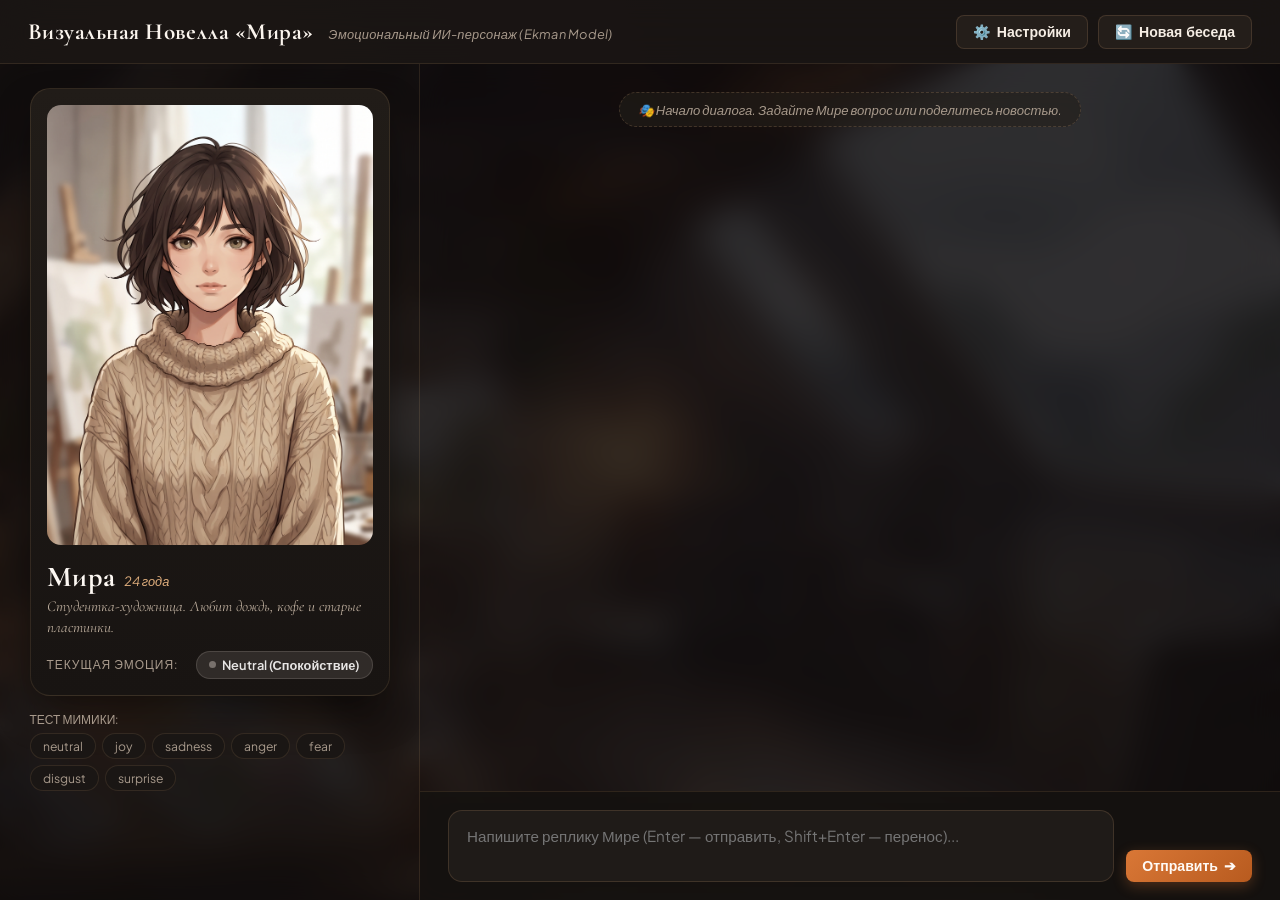
<file: docs/index.html>
<!DOCTYPE html>
<html lang="ru">
<head>
  <meta charset="UTF-8">
  <meta name="viewport" content="width=device-width, initial-scale=1.0">
  <title>Визуальная новелла «Мира» — Эмоциональный ИИ</title>
  <link rel="stylesheet" href="style.css">
  <link rel="preconnect" href="https://fonts.googleapis.com">
  <link rel="preconnect" href="https://fonts.gstatic.com" crossorigin>
  <link href="https://fonts.googleapis.com/css2?family=Cormorant+Garamond:ital,wght@0,500;0,600;0,700;1,400;1,600&family=Plus+Jakarta+Sans:wght@400;500;600;700&display=swap" rel="stylesheet">
</head>
<body>
  <div class="app-container">
    <!-- Верхняя панель управления -->
    <header class="app-header">
      <div class="header-brand">
        <span class="novel-title">Визуальная Новелла «Мира»</span>
        <span class="novel-subtitle">Эмоциональный ИИ-персонаж (Ekman Model)</span>
      </div>
      <div class="header-actions">
        <button id="btnSettings" class="btn btn-secondary" title="Настройки API">
          <span class="icon">⚙️</span> Настройки
        </button>
        <button id="btnResetHistory" class="btn btn-secondary" title="Очистить историю диалога">
          <span class="icon">🔄</span> Новая беседа
        </button>
      </div>
    </header>

    <!-- Основная рабочая область: Слева персонаж, Справа чат -->
    <main class="novel-stage">
      <!-- ЛЕВАЯ ЗОНА: Портрет персонажа и эмоциональное состояние -->
      <section class="character-pane">
        <div class="portrait-card">
          <div class="portrait-frame">
            <img id="characterPortrait" src="assets/sprites/neutral.jpg" alt="Мира" class="portrait-image">
            <div id="portraitGazeOverlay" class="portrait-overlay"></div>
          </div>
          <div class="character-identity">
            <div class="character-name-row">
              <h2 class="character-name">Мира</h2>
              <span class="character-age">24 года</span>
            </div>
            <p class="character-bio">Студентка-художница. Любит дождь, кофе и старые пластинки.</p>
            <div class="emotion-status-bar">
              <span class="status-label">Текущая эмоция:</span>
              <div id="activeEmotionBadge" class="emotion-badge badge-neutral">
                <span class="emotion-dot"></span>
                <span id="emotionLabelText">neutral (спокойствие)</span>
              </div>
            </div>
          </div>
        </div>

        <!-- Панель быстрого теста эмоций (демонстрация спрайтов) -->
        <div class="emotion-preview-bar">
          <span class="preview-title">Тест мимики:</span>
          <div class="preview-chips">
            <button class="chip" data-emotion="neutral">neutral</button>
            <button class="chip" data-emotion="joy">joy</button>
            <button class="chip" data-emotion="sadness">sadness</button>
            <button class="chip" data-emotion="anger">anger</button>
            <button class="chip" data-emotion="fear">fear</button>
            <button class="chip" data-emotion="disgust">disgust</button>
            <button class="chip" data-emotion="surprise">surprise</button>
          </div>
        </div>
      </section>

      <!-- ПРАВАЯ ЗОНА: Панель диалога визуальной новеллы -->
      <section class="dialogue-pane">
        <!-- Баннер уведомлений / ошибок -->
        <div id="alertBanner" class="alert-banner hidden">
          <span id="alertMessage" class="alert-text"></span>
          <button id="btnCloseAlert" class="btn-close-alert">×</button>
        </div>

        <!-- Лента сообщений -->
        <div id="chatFeed" class="chat-feed">
          <div class="message-bubble system-note">
            <span>🎭 Начало диалога. Задайте Мире вопрос или поделитесь новостью.</span>
          </div>
        </div>

        <!-- Индикатор «Мира думает...» -->
        <div id="thinkingIndicator" class="thinking-row hidden">
          <div class="thinking-avatar">🎨</div>
          <div class="thinking-bubble">
            <span class="thinking-text">Мира думает</span>
            <span class="dot-typing">
              <span></span><span></span><span></span>
            </span>
          </div>
        </div>

        <!-- Область ввода -->
        <form id="chatForm" class="input-panel">
          <textarea id="messageInput" class="input-field" placeholder="Напишите реплику Мире (Enter — отправить, Shift+Enter — перенос)..." rows="2"></textarea>
          <button id="btnSend" type="submit" class="btn btn-primary" title="Отправить реплику">
            <span>Отправить</span>
            <span class="send-arrow">➔</span>
          </button>
        </form>
      </section>
    </main>

    <!-- Модальное окно настроек API -->
    <div id="settingsModal" class="modal hidden">
      <div class="modal-backdrop"></div>
      <div class="modal-content">
        <div class="modal-header">
          <h3>Настройки подключения</h3>
          <button id="btnCloseSettings" class="btn-close-modal">×</button>
        </div>
        <div class="modal-body">
          <div class="form-group">
            <label for="settingBaseUrl">Base URL API (OpenAI-совместимый):</label>
            <input type="text" id="settingBaseUrl" class="form-input" value="http://localhost:11434/v1">
            <small>По умолчанию: <code>http://localhost:11434/v1</code> (Ollama) или <code>https://openrouter.ai/api/v1</code></small>
          </div>
          <div class="form-group">
            <label for="settingModel">Модель (Model ID):</label>
            <input type="text" id="settingModel" class="form-input" value="qwen2.5:3b">
            <small>Рекомендуется: <code>qwen2.5:3b</code>, <code>llama3.2:3b</code> или <code>qwen/qwen-2.5-7b-instruct</code></small>
          </div>
          <div class="form-group">
            <label for="settingApiKey">API Key:</label>
            <input type="password" id="settingApiKey" class="form-input" value="ollama">
            <small>Для локальной Ollama подойдёт любое слово (например, <code>ollama</code>)</small>
          </div>
          <div class="form-group-checkbox">
            <label class="checkbox-label">
              <input type="checkbox" id="settingSimulationMode">
              <span>Автономный демо-режим (эмуляция ответов Миры без запущенной Ollama)</span>
            </label>
          </div>
        </div>
        <div class="modal-footer">
          <button id="btnSaveSettings" class="btn btn-primary">Сохранить</button>
        </div>
      </div>
    </div>
  </div>

  <script src="app.js"></script>
</body>
</html>
</file>
<file: docs/style.css>
:root {
  --bg-primary: #12100e;
  --bg-surface: #1a1614;
  --bg-surface-elevated: #26211d;
  --text-primary: #f5ede4;
  --text-secondary: #a89a8c;
  --text-muted: #6e6459;
  --accent-primary: #d97736;
  --accent-hover: #c26527;
  --accent-gold: #e2b07e;
  --border-subtle: rgba(226, 176, 126, 0.12);
  --border-focus: #e2b07e;
  --badge-neutral: #78716c;
  --badge-joy: #f59e0b;
  --badge-sadness: #38bdf8;
  --badge-anger: #f43f5e;
  --badge-fear: #c084fc;
  --badge-disgust: #34d399;
  --badge-surprise: #fbbf24;
  --radius-sm: 8px;
  --radius-md: 14px;
  --radius-lg: 20px;
  --transition-fast: 0.2s ease;
  --transition-smooth: 0.35s cubic-bezier(0.4, 0, 0.2, 1);
}

* { box-sizing: border-box; margin: 0; padding: 0; }
body {
  font-family: 'Plus Jakarta Sans', -apple-system, BlinkMacSystemFont, sans-serif;
  background-color: var(--bg-primary);
  background-image: radial-gradient(circle at 15% 25%, rgba(217, 119, 54, 0.08) 0%, transparent 45%),
                    radial-gradient(circle at 85% 75%, rgba(226, 176, 126, 0.05) 0%, transparent 40%);
  color: var(--text-primary);
  height: 100vh;
  overflow: hidden;
  display: flex;
}

.app-container {
  display: flex;
  flex-direction: column;
  width: 100vw;
  height: 100vh;
}

.app-header {
  height: 64px;
  background: rgba(26, 22, 20, 0.85);
  backdrop-filter: blur(16px);
  border-bottom: 1px solid var(--border-subtle);
  display: flex;
  align-items: center;
  justify-content: space-between;
  padding: 0 28px;
  z-index: 10;
}
.novel-title { font-family: 'Cormorant Garamond', Georgia, serif; font-size: 1.45rem; font-weight: 700; color: #fbf5ee; letter-spacing: 0.02em; margin-right: 12px; }
.novel-subtitle { font-size: 0.8rem; color: var(--text-secondary); font-style: italic; letter-spacing: 0.02em; }
.header-actions { display: flex; gap: 10px; }

.btn {
  padding: 8px 16px;
  border-radius: var(--radius-sm);
  font-size: 0.88rem;
  font-weight: 600;
  cursor: pointer;
  border: none;
  transition: var(--transition-fast);
  display: inline-flex;
  align-items: center;
  gap: 6px;
}
.btn-primary {
  background: linear-gradient(135deg, #d97736 0%, #b85b1f 100%);
  color: #fffaf5;
  box-shadow: 0 4px 14px rgba(217, 119, 54, 0.3);
}
.btn-primary:hover:not(:disabled) {
  background: linear-gradient(135deg, #e88746 0%, #c86526 100%);
  box-shadow: 0 6px 18px rgba(217, 119, 54, 0.45);
  transform: translateY(-1px);
}
.btn-primary:disabled { opacity: 0.5; cursor: not-allowed; transform: none; box-shadow: none; }
.btn-secondary {
  background: #241e1a;
  border: 1px solid rgba(226, 176, 126, 0.16);
  color: var(--text-primary);
}
.btn-secondary:hover {
  background: #2e2621;
  border-color: rgba(226, 176, 126, 0.3);
  color: #fff;
}

.novel-stage {
  flex: 1;
  display: grid;
  grid-template-columns: 420px 1fr;
  height: calc(100vh - 64px);
  overflow: hidden;
  position: relative;
  background-color: #12100e;
}

/* Кинематографичный задник мастерской с эффектом глубины резкости (bokeh blur) */
.novel-stage::before {
  content: "";
  position: absolute;
  inset: -20px;
  background: url("assets/background.jpg") center center / cover no-repeat;
  filter: blur(8px) brightness(0.65) saturate(1.15);
  transform: scale(1.03);
  z-index: 0;
  pointer-events: none;
}

.character-pane {
  position: relative;
  z-index: 1;
  background: rgba(18, 15, 13, 0.72);
  backdrop-filter: blur(16px);
  -webkit-backdrop-filter: blur(16px);
  border-right: 1px solid var(--border-subtle);
  padding: 24px;
  display: flex;
  flex-direction: column;
  align-items: center;
  gap: 16px;
  overflow-y: auto;
}
.portrait-card {
  width: 100%;
  max-width: 360px;
  background: linear-gradient(180deg, #211c18 0%, #181412 100%);
  border-radius: var(--radius-lg);
  padding: 16px;
  border: 1px solid var(--border-subtle);
  box-shadow: 0 20px 40px -10px rgba(0,0,0,0.6);
}
.portrait-frame {
  width: 100%;
  height: 440px;
  border-radius: var(--radius-md);
  overflow: hidden;
  position: relative;
  background: #0d0a09;
  box-shadow: inset 0 0 24px rgba(0,0,0,0.5);
}
.portrait-image {
  width: 100%;
  height: 100%;
  object-fit: cover;
  object-position: center top;
  transition: opacity var(--transition-smooth), transform var(--transition-smooth);
}
.portrait-image.fade-out { opacity: 0.25; transform: scale(0.98); }
.portrait-image.fade-in { opacity: 1; transform: scale(1); }

.character-identity { margin-top: 14px; }
.character-name-row { display: flex; align-items: baseline; gap: 8px; margin-bottom: 2px; }
.character-name { font-family: 'Cormorant Garamond', Georgia, serif; font-size: 1.8rem; font-weight: 700; color: #fdf8f3; letter-spacing: 0.02em; }
.character-age { font-size: 0.8rem; color: var(--accent-gold); font-style: italic; }
.character-bio { font-size: 0.84rem; color: #b8a999; margin-bottom: 12px; line-height: 1.4; font-family: 'Cormorant Garamond', serif; font-size: 0.95rem; font-style: italic; }

.emotion-status-bar { display: flex; align-items: center; justify-content: space-between; }
.status-label { font-size: 0.75rem; color: var(--text-secondary); text-transform: uppercase; letter-spacing: 0.08em; }
.emotion-badge {
  padding: 5px 12px;
  border-radius: 20px;
  font-size: 0.8rem;
  font-weight: 600;
  display: inline-flex;
  align-items: center;
  gap: 6px;
  text-transform: capitalize;
  transition: background-color var(--transition-smooth), color var(--transition-smooth);
}
.emotion-dot { width: 7px; height: 7px; border-radius: 50%; }

.badge-neutral { background: rgba(120, 113, 108, 0.25); color: #e7e5e4; border: 1px solid rgba(120, 113, 108, 0.4); }
.badge-neutral .emotion-dot { background: var(--badge-neutral); }
.badge-joy { background: rgba(245, 158, 11, 0.2); color: #fde68a; border: 1px solid rgba(245, 158, 11, 0.5); }
.badge-joy .emotion-dot { background: var(--badge-joy); }
.badge-sadness { background: rgba(56, 189, 248, 0.2); color: #bae6fd; border: 1px solid rgba(56, 189, 248, 0.5); }
.badge-sadness .emotion-dot { background: var(--badge-sadness); }
.badge-anger { background: rgba(244, 63, 94, 0.2); color: #fecdd3; border: 1px solid rgba(244, 63, 94, 0.5); }
.badge-anger .emotion-dot { background: var(--badge-anger); }
.badge-fear { background: rgba(192, 132, 252, 0.2); color: #f3e8ff; border: 1px solid rgba(192, 132, 252, 0.5); }
.badge-fear .emotion-dot { background: var(--badge-fear); }
.badge-disgust { background: rgba(52, 211, 153, 0.2); color: #a7f3d0; border: 1px solid rgba(52, 211, 153, 0.5); }
.badge-disgust .emotion-dot { background: var(--badge-disgust); }
.badge-surprise { background: rgba(251, 191, 36, 0.2); color: #fef3c7; border: 1px solid rgba(251, 191, 36, 0.5); }
.badge-surprise .emotion-dot { background: var(--badge-surprise); }

.emotion-preview-bar { width: 100%; max-width: 360px; }
.preview-title { font-size: 0.75rem; color: var(--text-secondary); text-transform: uppercase; margin-bottom: 6px; display: block; }
.preview-chips { display: flex; flex-wrap: wrap; gap: 6px; }
.chip {
  background: var(--bg-surface);
  color: var(--text-secondary);
  border: 1px solid var(--border-subtle);
  border-radius: 20px;
  padding: 4px 12px;
  font-size: 0.76rem;
  font-family: 'Plus Jakarta Sans', sans-serif;
  cursor: pointer;
  transition: var(--transition-fast);
}
.chip:hover {
  background: var(--accent-primary);
  border-color: var(--accent-primary);
  color: #fff;
  transform: translateY(-1px);
}

.dialogue-pane {
  position: relative;
  z-index: 1;
  display: flex;
  flex-direction: column;
  height: 100%;
  background: rgba(15, 12, 11, 0.74);
  backdrop-filter: blur(16px);
  -webkit-backdrop-filter: blur(16px);
}
.alert-banner {
  background: #451a1a;
  color: #fecaca;
  padding: 10px 20px;
  display: flex;
  justify-content: space-between;
  align-items: center;
  font-size: 0.85rem;
  border-bottom: 1px solid #7f1d1d;
}
.btn-close-alert { background: none; border: none; color: #fff; font-size: 1.2rem; cursor: pointer; }

.chat-feed {
  flex: 1;
  overflow-y: auto;
  padding: 28px;
  display: flex;
  flex-direction: column;
  gap: 18px;
}
.message-bubble {
  max-width: 80%;
  padding: 14px 20px;
  border-radius: var(--radius-md);
  font-size: 0.95rem;
  line-height: 1.6;
  word-break: break-word;
  position: relative;
}
.message-bubble.user {
  align-self: flex-end;
  background: linear-gradient(135deg, #c26527 0%, #994713 100%);
  color: #fffaf5;
  border-bottom-right-radius: 4px;
  box-shadow: 0 4px 16px rgba(153, 71, 19, 0.3);
}
.message-bubble.mira {
  align-self: flex-start;
  background: rgba(30, 25, 22, 0.85);
  backdrop-filter: blur(12px);
  color: #f7eee4;
  border: 1px solid rgba(226, 176, 126, 0.18);
  border-bottom-left-radius: 4px;
  box-shadow: 0 6px 20px rgba(0,0,0,0.35);
}
.mira-header {
  display: flex;
  align-items: center;
  gap: 10px;
  margin-bottom: 6px;
  font-family: 'Cormorant Garamond', Georgia, serif;
  font-size: 1.15rem;
  font-weight: 700;
  color: var(--accent-gold);
}
.mira-emotion-tag {
  font-family: 'Plus Jakarta Sans', sans-serif;
  font-size: 0.7rem;
  font-weight: 600;
  padding: 2px 8px;
  border-radius: 12px;
  text-transform: uppercase;
  letter-spacing: 0.04em;
}
.message-bubble.system-note {
  align-self: center;
  background: rgba(36, 30, 26, 0.6);
  border: 1px dashed rgba(226, 176, 126, 0.2);
  color: var(--text-secondary);
  font-size: 0.82rem;
  border-radius: 20px;
  padding: 6px 18px;
  font-style: italic;
}

.thinking-row {
  display: flex;
  align-items: center;
  gap: 10px;
  padding: 0 28px 16px;
}
.thinking-bubble {
  background: rgba(36, 30, 26, 0.85);
  backdrop-filter: blur(8px);
  padding: 8px 18px;
  border-radius: 20px;
  border: 1px solid rgba(226, 176, 126, 0.16);
  display: flex;
  align-items: center;
  gap: 8px;
  font-size: 0.84rem;
  color: #c9bbae;
  font-style: italic;
}
.dot-typing span {
  display: inline-block;
  width: 5px;
  height: 5px;
  border-radius: 50%;
  background: var(--accent-gold);
  margin: 0 2px;
  animation: typing 1.4s infinite ease-in-out;
}
.dot-typing span:nth-child(2) { animation-delay: 0.2s; }
.dot-typing span:nth-child(3) { animation-delay: 0.4s; }
@keyframes typing { 0%, 80%, 100% { opacity: 0.3; transform: scale(0.8); } 40% { opacity: 1; transform: scale(1.2); } }

.input-panel {
  padding: 18px 28px;
  background: rgba(22, 19, 17, 0.88);
  backdrop-filter: blur(12px);
  -webkit-backdrop-filter: blur(12px);
  border-top: 1px solid var(--border-subtle);
  display: flex;
  gap: 12px;
  align-items: flex-end;
}
.input-field {
  flex: 1;
  background: #1f1b18;
  border: 1px solid rgba(226, 176, 126, 0.16);
  border-radius: var(--radius-md);
  color: #fffaf5;
  padding: 14px 18px;
  font-family: inherit;
  font-size: 0.95rem;
  line-height: 1.4;
  resize: none;
  outline: none;
  transition: border-color var(--transition-fast), box-shadow var(--transition-fast);
}
.input-field:focus {
  border-color: var(--accent-gold);
  box-shadow: 0 0 0 3px rgba(226, 176, 126, 0.15);
}

.modal { position: fixed; inset: 0; z-index: 50; display: flex; align-items: center; justify-content: center; }
.modal-backdrop { position: absolute; inset: 0; background: rgba(10, 8, 7, 0.75); backdrop-filter: blur(8px); }
.modal-content {
  position: relative;
  background: #1c1815;
  border-radius: var(--radius-lg);
  border: 1px solid rgba(226, 176, 126, 0.2);
  width: 100%;
  max-width: 490px;
  padding: 26px;
  box-shadow: 0 25px 60px -10px rgba(0,0,0,0.7);
}
.modal-header { display: flex; justify-content: space-between; align-items: center; margin-bottom: 20px; }
.modal-header h3 { font-family: 'Cormorant Garamond', serif; font-size: 1.45rem; font-weight: 700; color: #fbf5ee; }
.btn-close-modal { background: none; border: none; color: var(--text-secondary); font-size: 1.4rem; cursor: pointer; }
.form-group { margin-bottom: 16px; }
.form-group label { display: block; font-size: 0.82rem; margin-bottom: 6px; color: #ded0c3; }
.form-input {
  width: 100%;
  padding: 10px 14px;
  background: #12100e;
  border: 1px solid rgba(226, 176, 126, 0.18);
  border-radius: var(--radius-sm);
  color: #fdf8f3;
  font-size: 0.9rem;
  outline: none;
}
.form-input:focus { border-color: var(--accent-gold); }
.form-group small { display: block; font-size: 0.72rem; color: #9e9185; margin-top: 5px; }
.form-group-checkbox { margin-top: 14px; margin-bottom: 18px; }
.checkbox-label { display: flex; align-items: center; gap: 10px; font-size: 0.85rem; color: #ded0c3; cursor: pointer; }
.modal-footer { display: flex; justify-content: flex-end; }
.hidden { display: none !important; }
</file>
